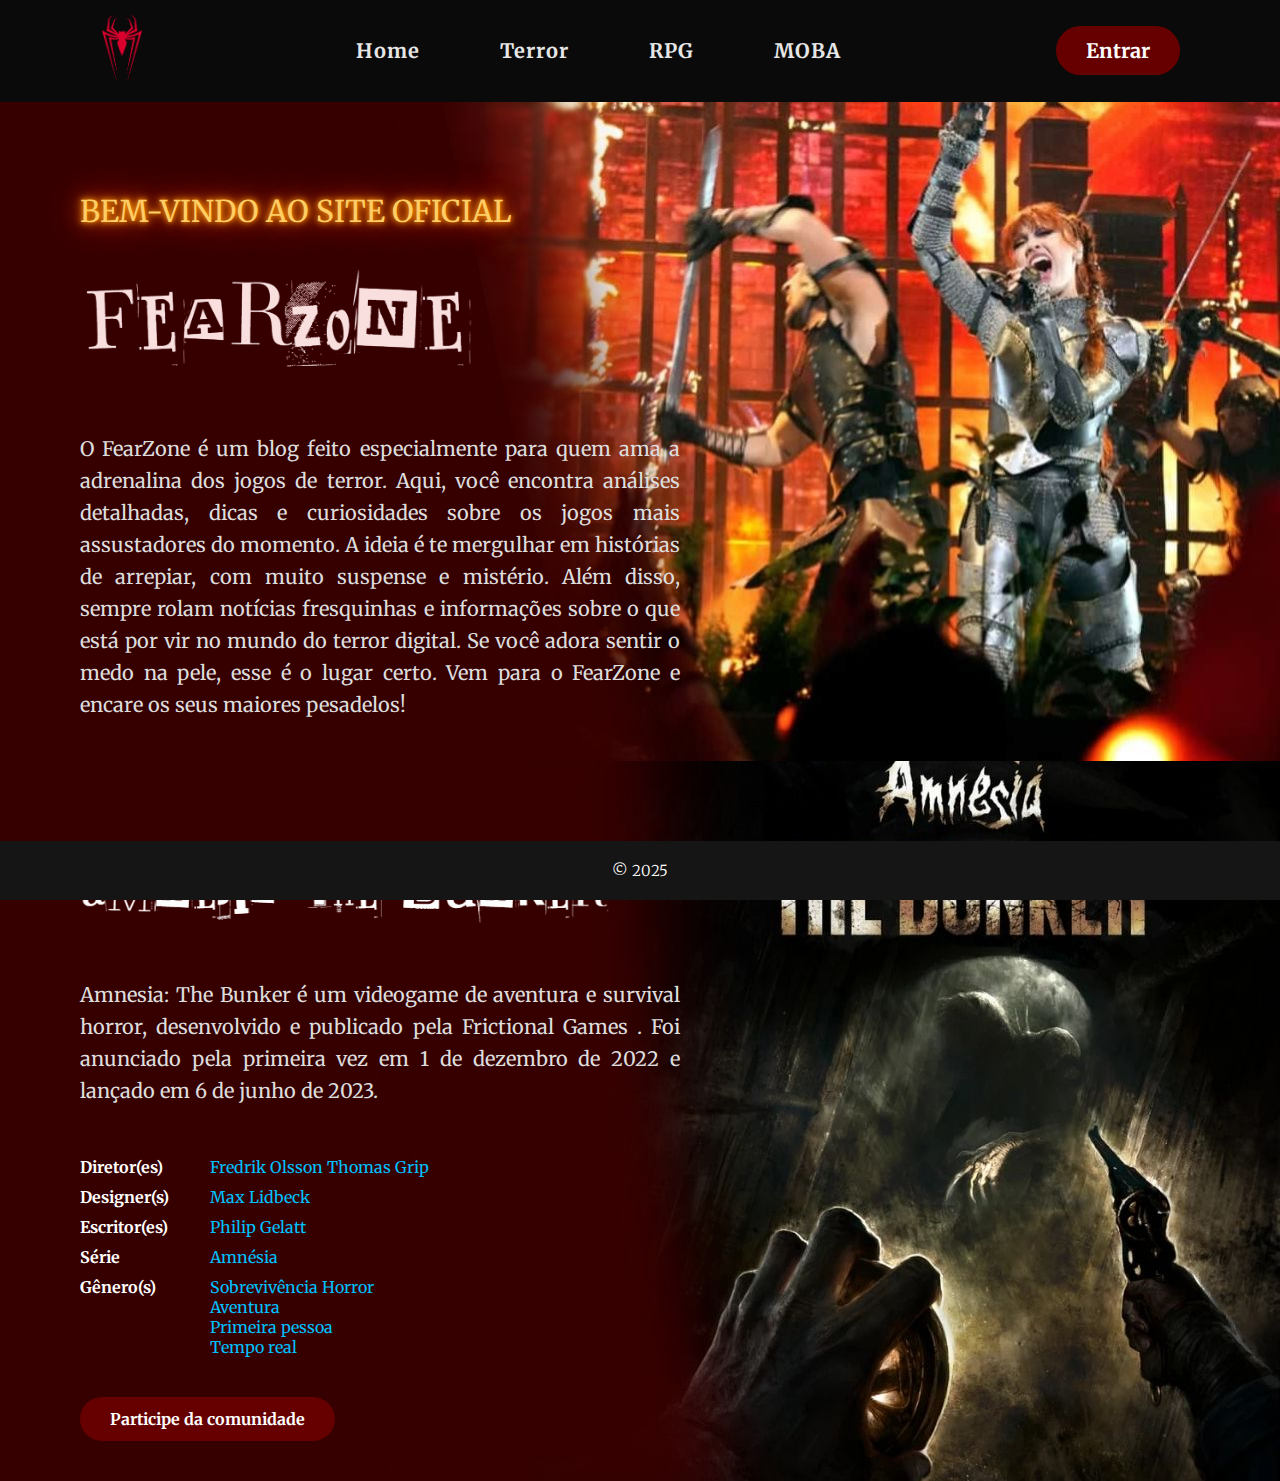
<file: index.html>
<!DOCTYPE html>
<html lang="pt-BR">
<head>
  <meta charset="UTF-8">
  <meta name="viewport" content="width=device-width, initial-scale=1.0">
  <title>FearZone</title>
  <link rel="stylesheet" href="style.css">
</head>
<body>
  <header class="navbar">
    <div class="logo">
        <img src="images/spider.png" class="logo" alt="logo site">
    </div>
    <nav>
      <ul>
        <li><a href="#home">Home</a></li>
        <li><a href="#game">Terror</a></li>
        <li><a href="rpg.html">RPG</a></li>
        <li><a href="moba.html">MOBA</a></li>
      </ul>
    </nav>
    <a href="#" class="btn-entrar">Entrar</a>
  </header>

  <section class="content" id="home">
    <div class="text">
      <p class="text-title">BEM-VINDO AO SITE OFICIAL</p>
      <img src="images/FearZone.png" class="FearZone" alt="FearZone">
      <p class="text-content">
        O FearZone é um blog feito especialmente para quem ama a adrenalina dos jogos de terror. Aqui, você encontra análises detalhadas, dicas e curiosidades sobre os jogos mais assustadores do momento. A ideia é te mergulhar em histórias de arrepiar, com muito suspense e mistério. Além disso, sempre rolam notícias fresquinhas e informações sobre o que está por vir no mundo do terror digital. Se você adora sentir o medo na pele, esse é o lugar certo. Vem para o FearZone e encare os seus maiores pesadelos!
      </p>
    </div>
  </section>

  <section  class="game" id="game">
        <div class="text">
            <img src="images/amnesia.png" class="Amnesia" alt="Amnesia">
            <p class="text-content">
            Amnesia: The Bunker é um videogame de aventura e survival horror, desenvolvido e publicado pela Frictional Games . Foi anunciado pela primeira vez em 1 de dezembro de 2022 e lançado em 6 de junho de 2023.
            </p>            
            <div class="ficha">
                <div class="linha">
                    <div class="titulo">Diretor(es)</div>
                    <div class="conteudo">
                        <a href="#">Fredrik Olsson</a> <a href="#">Thomas Grip</a>
                    </div>
                </div>
                <div class="linha">
                    <div class="titulo">Designer(s)</div>
                    <div class="conteudo">
                        <a href="#">Max Lidbeck</a>
                    </div>
                </div>
                <div class="linha">
                    <div class="titulo">Escritor(es)</div>
                    <div class="conteudo">
                        <a href="#">Philip Gelatt</a>
                    </div>
                </div>
                <div class="linha">
                    <div class="titulo">Série</div>
                    <div class="conteudo">
                        <a href="#">Amnésia</a>
                    </div>
                </div>
                <div class="linha">
                    <div class="titulo">Gênero(s)</div>
                    <div class="conteudo">
                        <a href="#">Sobrevivência Horror</a><br>
                        <a href="#">Aventura</a><br>
                        <a href="#">Primeira pessoa</a><br>
                        <a href="#">Tempo real</a>
                    </div>
                </div>
            </div>
            <a href="#" class="btn-participe">Participe da comunidade</a>
        </div>
  </section>

  <footer id="copyright">
    &#169
    2025
  </footer>
</body>
</html>
</file>
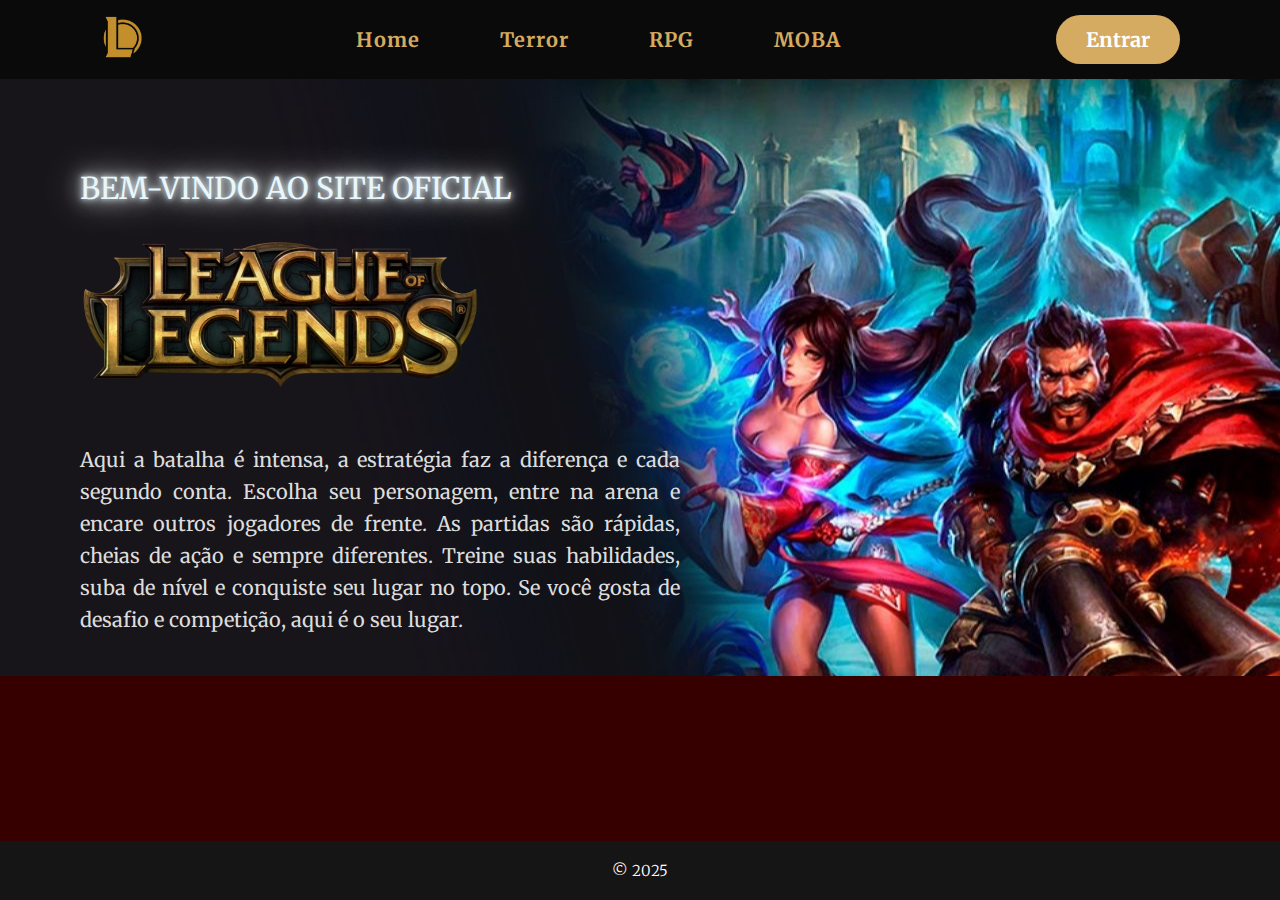
<file: moba.html>
<!DOCTYPE html>
<html lang="pt-BR">
<head>
  <meta charset="UTF-8">
  <meta name="viewport" content="width=device-width, initial-scale=1.0">
  <title>LoL</title>
  <link rel="stylesheet" href="moba.css">
</head>
<body>
  <header class="navbar">
    <div class="logo">
        <img src="images/logoMOBA.png" class="logo" alt="logo site">
    </div>
    <nav>
      <ul>
        <li><a href="#home">Home</a></li>
        <li><a href="home.php">Terror</a></li>
        <li><a href="rpg.html">RPG</a></li>
        <li><a href="#game">MOBA</a></li>
      </ul>
    </nav>
    <a href="#" class="btn-entrar">Entrar</a>
  </header>

  <section class="content" id="home">
    <div class="text">
      <p class="text-title">BEM-VINDO AO SITE OFICIAL</p>
      <img src="images/Lol.png" class="lol" alt="lol">
      <p class="text-content">
        Aqui a batalha é intensa, a estratégia faz a diferença e cada segundo conta. Escolha seu personagem, entre na arena e encare outros jogadores de frente.
 As partidas são rápidas, cheias de ação e sempre diferentes. Treine suas habilidades, suba de nível e conquiste seu lugar no topo. Se você gosta de desafio e competição, aqui é o seu lugar.
      </p>
    </div>
  </section>

  <footer id="copyright">
    &#169
    2025
  </footer>
</body>
</html>
</file>
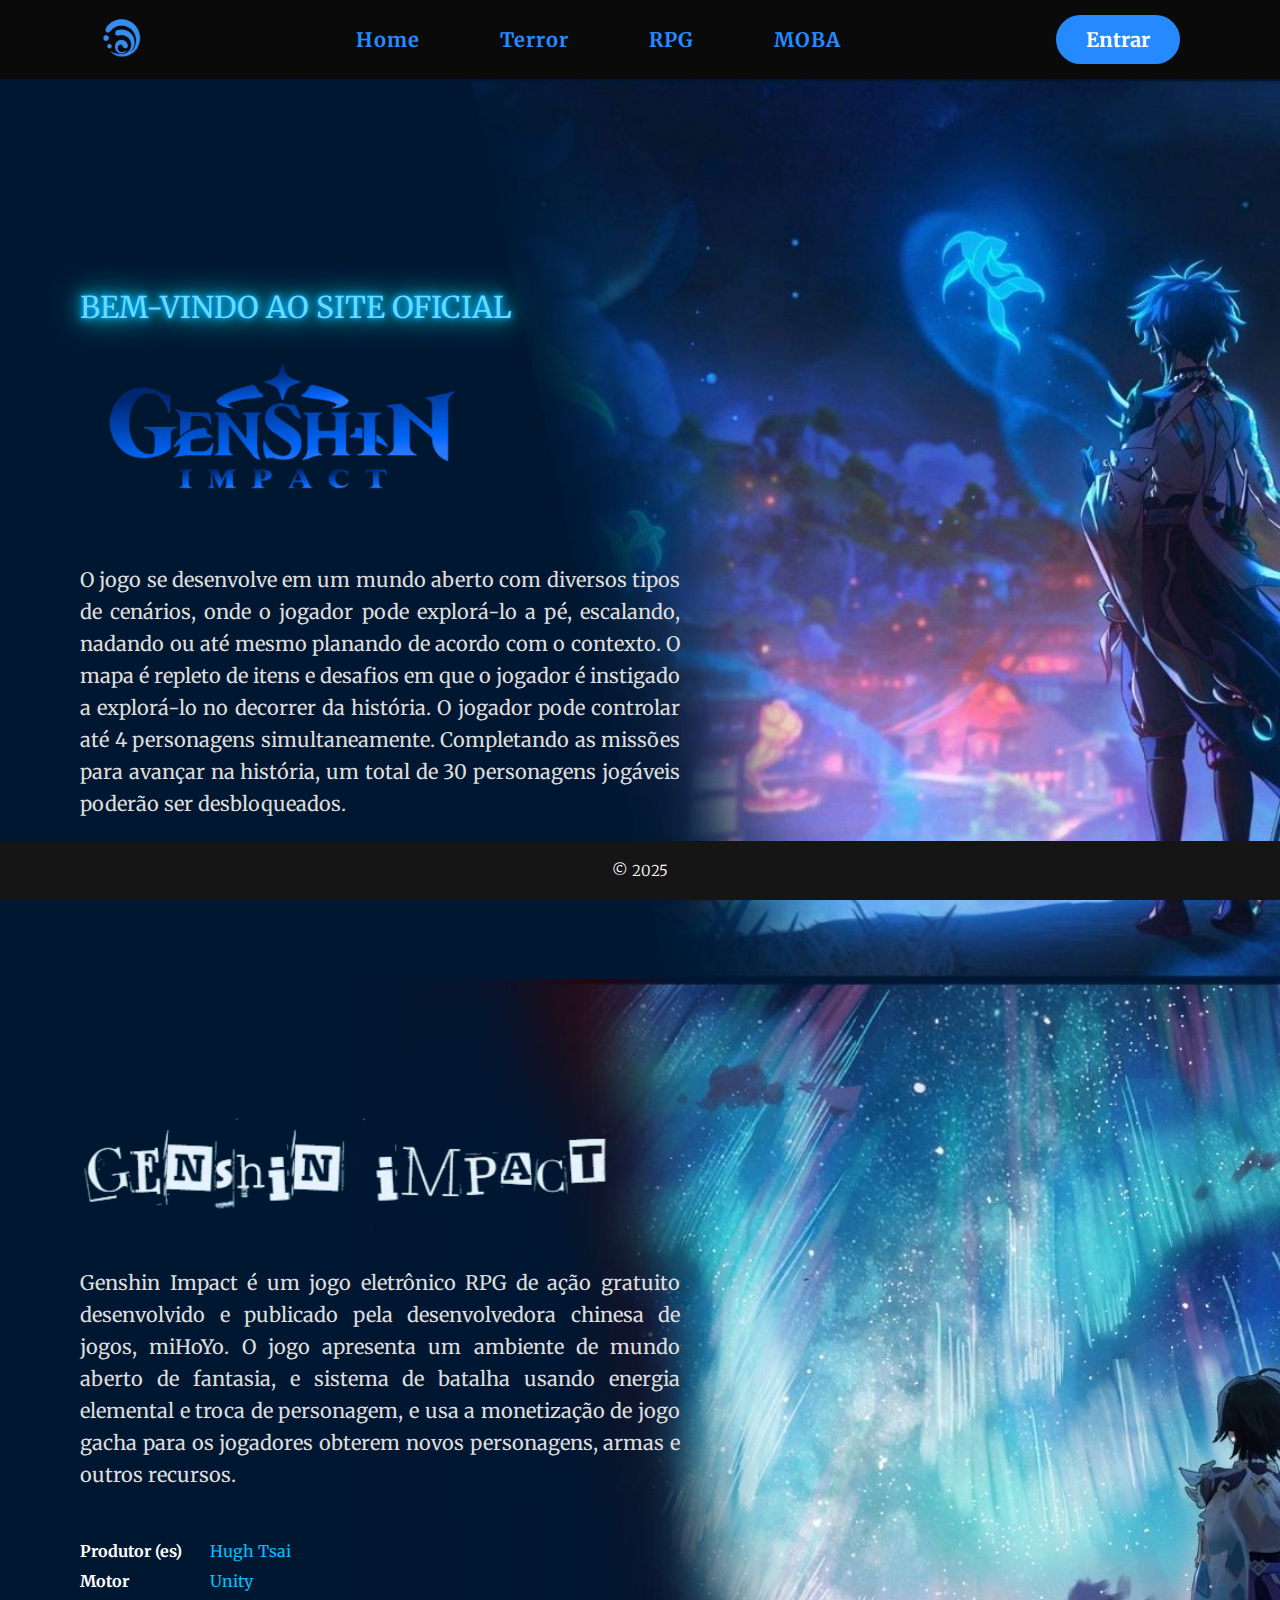
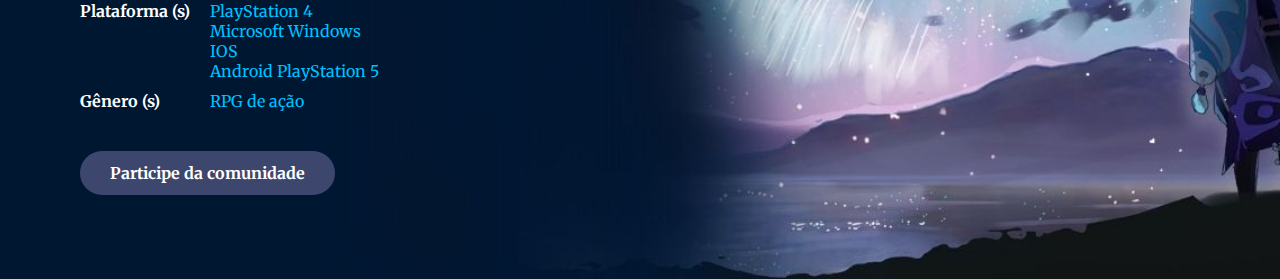
<file: rpg.html>
<!DOCTYPE html>
<html lang="pt-BR">
<head>
  <meta charset="UTF-8">
  <meta name="viewport" content="width=device-width, initial-scale=1.0">
  <title>Genshin Impact</title>
  <link rel="stylesheet" href="rpg.css">
</head>
<body>
  <header class="navbar">
    <div class="logo">
        <img src="images/logoRPG.png" class="logo" alt="logo site">
    </div>
    <nav>
      <ul>
        <li><a href="#home">Home</a></li>
        <li><a href="index.html">Terror</a></li>
        <li><a href="#game">RPG</a></li>
        <li><a href="moba.html">MOBA</a></li>
      </ul>
    </nav>
    <a href="#" class="btn-entrar">Entrar</a>
  </header>

  <section class="content" id="home">
    <div class="text">
      <p class="text-title">BEM-VINDO AO SITE OFICIAL</p>
      <img src="images/genshin.png" class="Genshin" alt="Genshin">
      <p class="text-content">
        O jogo se desenvolve em um mundo aberto com diversos tipos de cenários, onde o jogador pode explorá-lo a pé, escalando, nadando ou até mesmo planando de acordo com o contexto. O mapa é repleto de itens e desafios em que o jogador é instigado a explorá-lo no decorrer da história. O jogador pode controlar até 4 personagens simultaneamente. Completando as missões para avançar na história, um total de 30 personagens jogáveis poderão ser desbloqueados.
      </p>
    </div>
  </section>

  <section  class="game" id="game">
        <div class="text">
            <img src="images/genshinImpact.png" class="Amnesia" alt="Amnesia">
            <p class="text-content">
            Genshin Impact é um jogo eletrônico RPG de ação gratuito desenvolvido e publicado pela desenvolvedora chinesa de jogos, miHoYo. O jogo apresenta um ambiente de mundo aberto de fantasia, e sistema de batalha usando energia elemental e troca de personagem, e usa a monetização de jogo gacha para os jogadores obterem novos personagens, armas e outros recursos.
            </p>            
            <div class="ficha">
                <div class="linha">
                    <div class="titulo">Produtor (es)</div>
                    <div class="conteudo">
                        <a href="#">Hugh Tsai</a>
                    </div>
                </div>
                <div class="linha">
                    <div class="titulo">Motor</div>
                    <div class="conteudo">
                        <a href="#">Unity</a>
                    </div>
                </div>
                <div class="linha">
                    <div class="titulo">Plataforma (s)</div>
                    <div class="conteudo">
                        <a href="#">PlayStation 4</a><br>
                        <a href="#">Microsoft Windows</a><br>
                        <a href="#">IOS</a><br>
                        <a href="#">Android</a>
                        <a href="#">PlayStation 5</a><br>
                    </div>
                </div>
                <div class="linha">
                    <div class="titulo">Gênero (s)</div>
                    <div class="conteudo">
                        <a href="#">RPG de ação</a>
                    </div>
                </div>
            </div>
            <a href="#" class="btn-participe">Participe da comunidade</a>
        </div>
  </section>

  <footer id="copyright">
    &#169
    2025
  </footer>
</body>
</html>
</file>
<file: style.css>
@import url('https://fonts.googleapis.com/css2?family=Merriweather:ital,opsz,wght@0,18..144,300..900;1,18..144,300..900&display=swap');
* {
    margin: 0;
    padding: 0;
    box-sizing: border-box;
}

body {
    font-family: "Merriweather", serif;
    background-color: #370000;
    color: #fff;
}
  
/*Section main*/
.navbar {
    display: flex;
    justify-content: space-between;
    align-items: center;
    padding: 15px 40px;
    background-color: #0a0a0a;
}
  
.navbar .logo img {
    width: 40px;
}

.navbar .logo{
    margin: auto 5%;
}
  
.navbar nav ul {
    list-style: none;
    display: flex;
    gap: 80px;
}
  
.navbar nav ul li a {
    text-decoration: none;
    color: #e6e6e6;
    font-size: 20px;
    font-weight: bold;
    letter-spacing: 1px;
    transition: color 0.3s ease;
}
  
.navbar nav ul li a:hover {
    color: #ff0000;
}
  
.btn-entrar {
    margin: auto 5%;
    background: #660000;
    padding: 12px 30px;
    border-radius: 25px;
    text-decoration: none;
    color: white;
    font-weight: bold;
    font-size: 20px;
    transition: background 0.3s ease;
}
  
.btn-entrar:hover {
    background: #cc0000;
}
  
/* Conteúdo principal */
.content {
    display: flex;
    align-items: center;
    justify-content: space-between;
    padding: 40px 80px;
    gap: 50px;
    background: url('images/Background.jpg') no-repeat;
    background-size: cover;
    background-position: center;
  }
  
.text{
    margin: 50px 0 0 0;
    max-width: 600px;
}
  
.text-title{
    font-size: 30px;
    color: #ffcc66;
    text-shadow: 
        0 0 5px #ff9900,
        0 0 10px #ff9900,
        0 0 20px #ff6600,
        0 0 40px #ff3300;
    margin: 0 0 30px 0;
}
  
.FearZone{
    width: 400px;
}
  
.text-content{
    margin: 50px 0 0 0;
    font-size: 20px;
    line-height: 1.6;
    text-align: justify;
    color: #ddd;
}

.info-right{
    margin: 50px 0 0 0;
    font-size: 20px;
    line-height: 1.6;
    justify-content: space-between;
    color: #ddd;
    text-decoration: none;
}

.info-left{
    margin: 50px 0 0 0;
    font-size: 20px;
    line-height: 1.6;
    justify-content: space-between;
    color: #8ea3ff;
    text-decoration: none;
}

/* Section game*/
.game {
    display: flex;
    align-items: center;
    justify-content: space-between;
    padding: 40px 80px;
    gap: 50px;
    background: url('images/BackgroundAmnesia.jpg') no-repeat;
    background-size: cover;
    background-position: center;
}

.Amnesia{
    width: 530px;
}
  
.ficha {
    margin: 50px 0 0 0;
}

.linha {
    display: flex;
    margin-bottom: 10px;
}

.titulo {
    width: 120px;
    font-weight: bold;
}

.conteudo a {
    color: #00c0ff;
    text-decoration: none;
}

.conteudo a:hover {
    text-decoration: underline;
}

.conteudo {
    margin-left: 10px;
}

.btn-participe {
    display: inline-block;
    margin-top: 30px;
    padding: 12px 30px;
    background-color: #660000; /* vermelho escuro */
    color: white;
    font-size: 16px;
    font-weight: bold;
    border-radius: 30px;
    text-decoration: none;
    text-align: center;
    transition: background 0.3s ease;
}
  
.btn-participe:hover {
    background: #cc0000;
}
/* Footer */
footer{
    display: flex;
    justify-content: center;
    background-color: #161515;
    font-size: 15px;
    padding: 20px;
    font-weight: 300;
    color: white;
    position: fixed;
    bottom: 0;
    left: 0;
    width: 100%;
}
</file>
<file: moba.css>
@import url('https://fonts.googleapis.com/css2?family=Merriweather:ital,opsz,wght@0,18..144,300..900;1,18..144,300..900&display=swap');
* {
    margin: 0;
    padding: 0;
    box-sizing: border-box;
}

body {
    font-family: "Merriweather", serif;
    background-color: #370000;
    color: #fff;
}
  
/*Section main*/
.navbar {
    display: flex;
    justify-content: space-between;
    align-items: center;
    padding: 15px 40px;
    background-color: #0a0a0a;
}
  
.navbar .logo img {
    width: 40px;
}

.navbar .logo{
    margin: auto 5%;
}
  
.navbar nav ul {
    list-style: none;
    display: flex;
    gap: 80px;
}
  
.navbar nav ul li a {
    text-decoration: none;
    color: #d4ab60;
    font-size: 20px;
    font-weight: bold;
    letter-spacing: 1px;
    transition: color 0.3s ease;
}
  
.navbar nav ul li a:hover {
    color: #eca92c;
}
  
.btn-entrar {
    margin: auto 5%;
    background: #d4ab60;
    padding: 12px 30px;
    border-radius: 25px;
    text-decoration: none;
    color: white;
    font-weight: bold;
    font-size: 20px;
    transition: background 0.3s ease;
}
  
.btn-entrar:hover {
    background: #eca92c;
}
  
/* Conteúdo principal */
.content {
    display: flex;
    align-items: center;
    justify-content: space-between;
    padding: 40px 80px;
    gap: 50px;
    background: url('images/BackgroundMOBA.jpg') no-repeat;
    background-size: cover;
    background-position: center;
  }
  
.text{
    margin: 50px 0 0 0;
    max-width: 600px;
}
  
.text-title{
    font-size: 30px;
    color: #e8f7fc;
    text-shadow: 
        0 0 5px #c8d4db,
        0 0 10px #c8ced1,
        0 0 20px #ecfeff,
        0 0 40px #ffffff;
    margin: 0 0 30px 0;
}
  
.lol{
    width: 400px;
}
  
.text-content{
    margin: 50px 0 0 0;
    font-size: 20px;
    line-height: 1.6;
    text-align: justify;
    color: #ddd;
}

.info-right{
    margin: 50px 0 0 0;
    font-size: 20px;
    line-height: 1.6;
    justify-content: space-between;
    color: #ddd;
    text-decoration: none;
}

.info-left{
    margin: 50px 0 0 0;
    font-size: 20px;
    line-height: 1.6;
    justify-content: space-between;
    color: #8ea3ff;
    text-decoration: none;
}
/* Footer */
footer{
    display: flex;
    justify-content: center;
    background-color: #161515;
    font-size: 15px;
    padding: 20px;
    font-weight: 300;
    color: white;
    position: fixed;
    bottom: 0;
    left: 0;
    width: 100%;
}
</file>
<file: rpg.css>
@import url('https://fonts.googleapis.com/css2?family=Merriweather:ital,opsz,wght@0,18..144,300..900;1,18..144,300..900&display=swap');
* {
    margin: 0;
    padding: 0;
    box-sizing: border-box;
}

body {
    font-family: "Merriweather", serif;
    background-color: #370000;
    color: #fff;
}
  
/*Section main*/
.navbar {
    display: flex;
    justify-content: space-between;
    align-items: center;
    padding: 15px 40px;
    background-color: #0a0a0a;
}
  
.navbar .logo img {
    width: 40px;
}

.navbar .logo{
    margin: auto 5%;
}
  
.navbar nav ul {
    list-style: none;
    display: flex;
    gap: 80px;
}
  
.navbar nav ul li a {
    text-decoration: none;
    color: #258aff;
    font-size: 20px;
    font-weight: bold;
    letter-spacing: 1px;
    transition: color 0.3s ease;
}
  
.navbar nav ul li a:hover {
    color: #00b7ff;
}
  
.btn-entrar {
    margin: auto 5%;
    background: #258aff;
    padding: 12px 30px;
    border-radius: 25px;
    text-decoration: none;
    color: white;
    font-weight: bold;
    font-size: 20px;
    transition: background 0.3s ease;
}
  
.btn-entrar:hover {
    background: #00b7ff;
}

/* Geral Section */
.content,
.game {
    height: 100vh;
}
  
/* Conteúdo principal */
.content {
    display: flex;
    align-items: center;
    justify-content: space-between;
    padding: 40px 80px;
    gap: 50px;
    background: url('images/BackgroundRPG.jpg') no-repeat;
    background-size: cover;
    background-position: center;
  }
  
.text{
    margin: 50px 0 0 0;
    max-width: 600px;
}
  
.text-title{
    font-size: 30px;
    color: #66dbff;
    text-shadow: 
        0 0 5px #00a2ff,
        0 0 10px #00aeff,
        0 0 20px #00f7ff,
        0 0 40px #00fff2;
    margin: 0 0 30px 0;
}
  
.Genshin{
    width: 400px;
}
  
.text-content{
    margin: 50px 0 0 0;
    font-size: 20px;
    line-height: 1.6;
    text-align: justify;
    color: #ddd;
}

.info-right{
    margin: 50px 0 0 0;
    font-size: 20px;
    line-height: 1.6;
    justify-content: space-between;
    color: #ddd;
    text-decoration: none;
}

.info-left{
    margin: 50px 0 0 0;
    font-size: 20px;
    line-height: 1.6;
    justify-content: space-between;
    color: #8ea3ff;
    text-decoration: none;
}

/* Section game*/
.game {
    display: flex;
    align-items: center;
    justify-content: space-between;
    padding: 40px 80px;
    gap: 50px;
    background: url('images/BackgroundGenshin.jpg') no-repeat;
    background-size: cover;
    background-position: center;
}

.Amnesia{
    width: 530px;
}
  
.ficha {
    margin: 50px 0 0 0;
}

.linha {
    display: flex;
    margin-bottom: 10px;
}

.titulo {
    width: 120px;
    font-weight: bold;
}

.conteudo a {
    color: #00c0ff;
    text-decoration: none;
}

.conteudo a:hover {
    text-decoration: underline;
}

.conteudo {
    margin-left: 10px;
}

.btn-participe {
    display: inline-block;
    margin-top: 30px;
    padding: 12px 30px;
    background-color: #3d466d;
    color: white;
    font-size: 16px;
    font-weight: bold;
    border-radius: 30px;
    text-decoration: none;
    text-align: center;
    transition: background 0.3s ease;
}
  
.btn-participe:hover {
    background: #374fbb;
}
/* Footer */
footer{
    display: flex;
    justify-content: center;
    background-color: #161515;
    font-size: 15px;
    padding: 20px;
    font-weight: 300;
    color: white;
    position: fixed;
    bottom: 0;
    left: 0;
    width: 100%;
}
</file>
